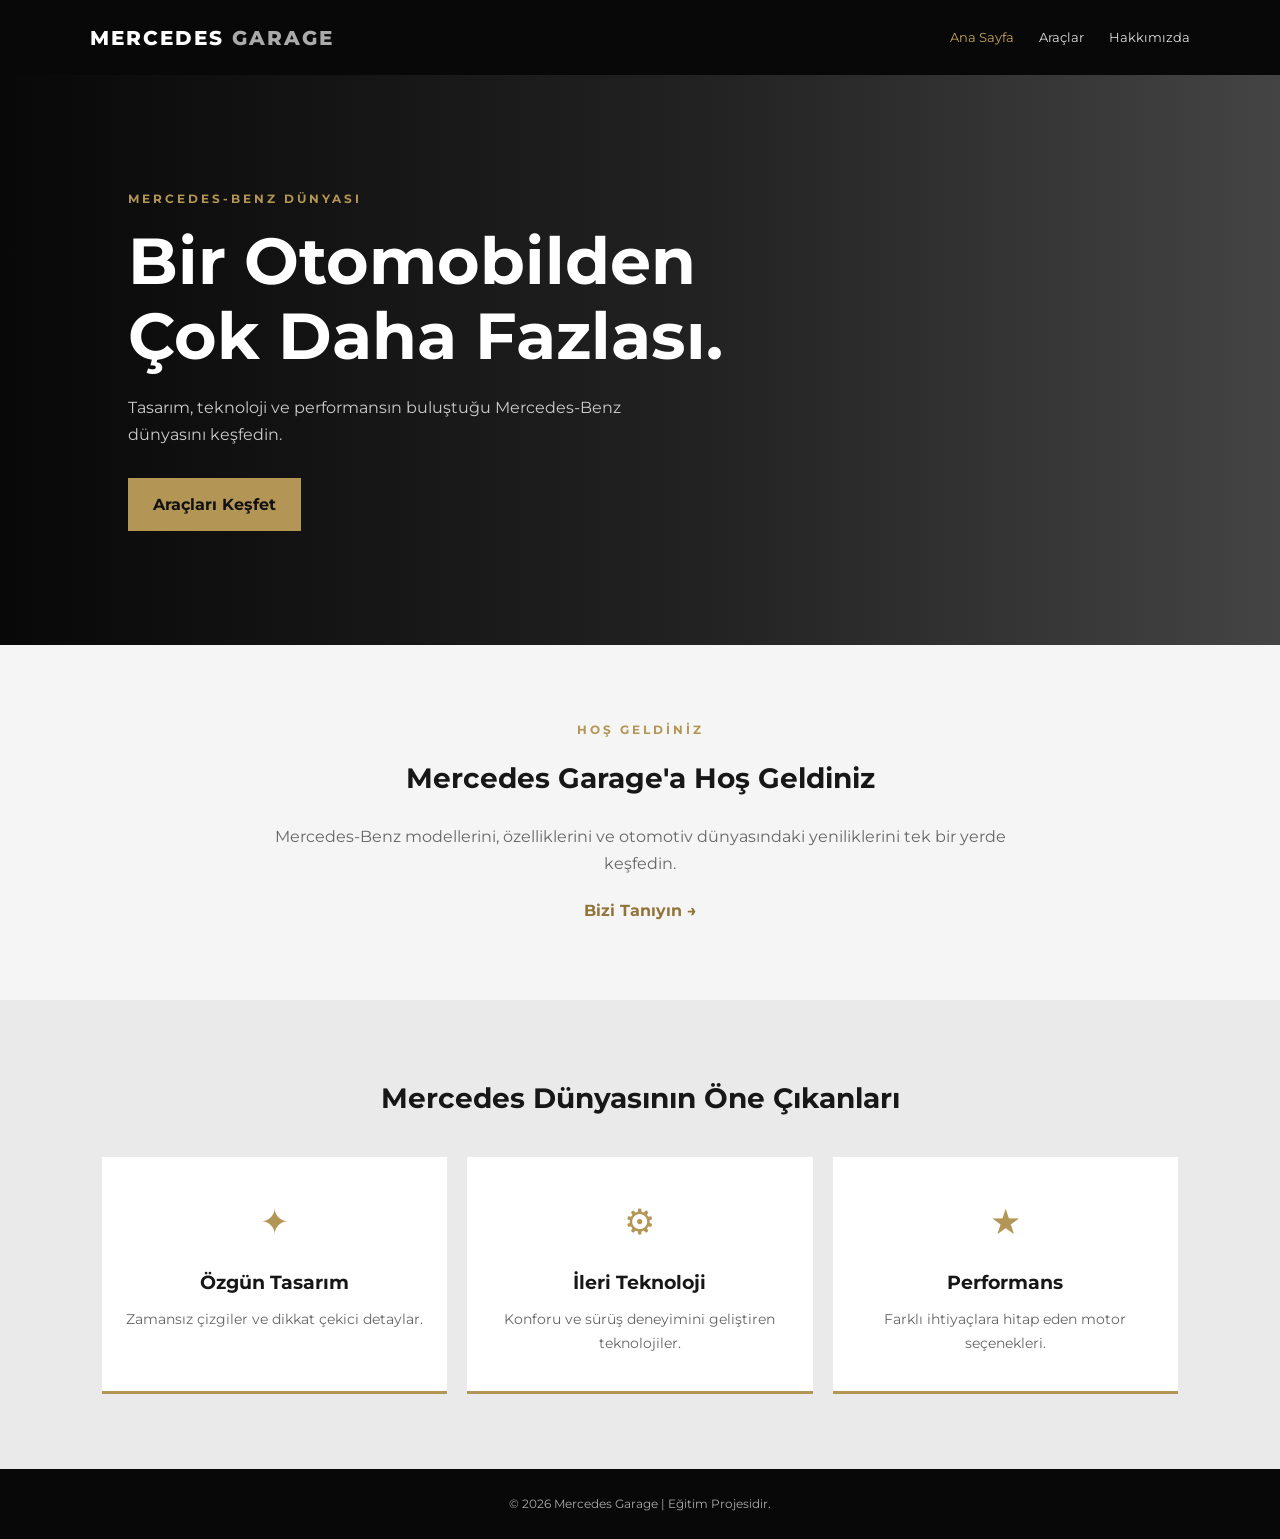
<file: index.html>
<!DOCTYPE html>
<html lang="tr">
<head>
    <meta charset="UTF-8">
    <meta name="viewport" content="width=device-width, initial-scale=1.0">
    <meta name="description" content="Mercedes Garage - Mercedes-Benz dünyasını keşfedin.">
    <title>Mercedes Garage | Ana Sayfa</title>
    <link rel="stylesheet" href="style.css">
</head>
<body>

<header class="header">
    <a href="index.html" class="logo">MERCEDES<span> GARAGE</span></a>

    <nav class="navbar">
        <a href="index.html" class="active">Ana Sayfa</a>
        <a href="araclar.html">Araçlar</a>
        <a href="hakkimizda.html">Hakkımızda</a>
    </nav>
</header>

<main>
    <section class="hero">
        <div class="hero-content">
            <p class="eyebrow">MERCEDES-BENZ DÜNYASI</p>
            <h1>Bir Otomobilden<br>Çok Daha Fazlası.</h1>
            <p>
                Tasarım, teknoloji ve performansın buluştuğu
                Mercedes-Benz dünyasını keşfedin.
            </p>
            <a href="araclar.html" class="btn">Araçları Keşfet</a>
        </div>
    </section>

    <section class="intro section">
        <p class="eyebrow">HOŞ GELDİNİZ</p>
        <h2>Mercedes Garage'a Hoş Geldiniz</h2>
        <p>
            Mercedes-Benz modellerini, özelliklerini ve otomotiv
            dünyasındaki yeniliklerini tek bir yerde keşfedin.
        </p>
        <a href="hakkimizda.html" class="text-link">Bizi Tanıyın →</a>
    </section>

    <section class="features section">
        <h2>Mercedes Dünyasının Öne Çıkanları</h2>

        <div class="feature-grid">
            <article class="feature-card">
                <div class="feature-icon">✦</div>
                <h3>Özgün Tasarım</h3>
                <p>Zamansız çizgiler ve dikkat çekici detaylar.</p>
            </article>

            <article class="feature-card">
                <div class="feature-icon">⚙</div>
                <h3>İleri Teknoloji</h3>
                <p>Konforu ve sürüş deneyimini geliştiren teknolojiler.</p>
            </article>

            <article class="feature-card">
                <div class="feature-icon">★</div>
                <h3>Performans</h3>
                <p>Farklı ihtiyaçlara hitap eden motor seçenekleri.</p>
            </article>
        </div>
    </section>
</main>

<footer class="footer">
    <p>© 2026 Mercedes Garage | Eğitim Projesidir.</p>
</footer>

</body>
</html>
</file>
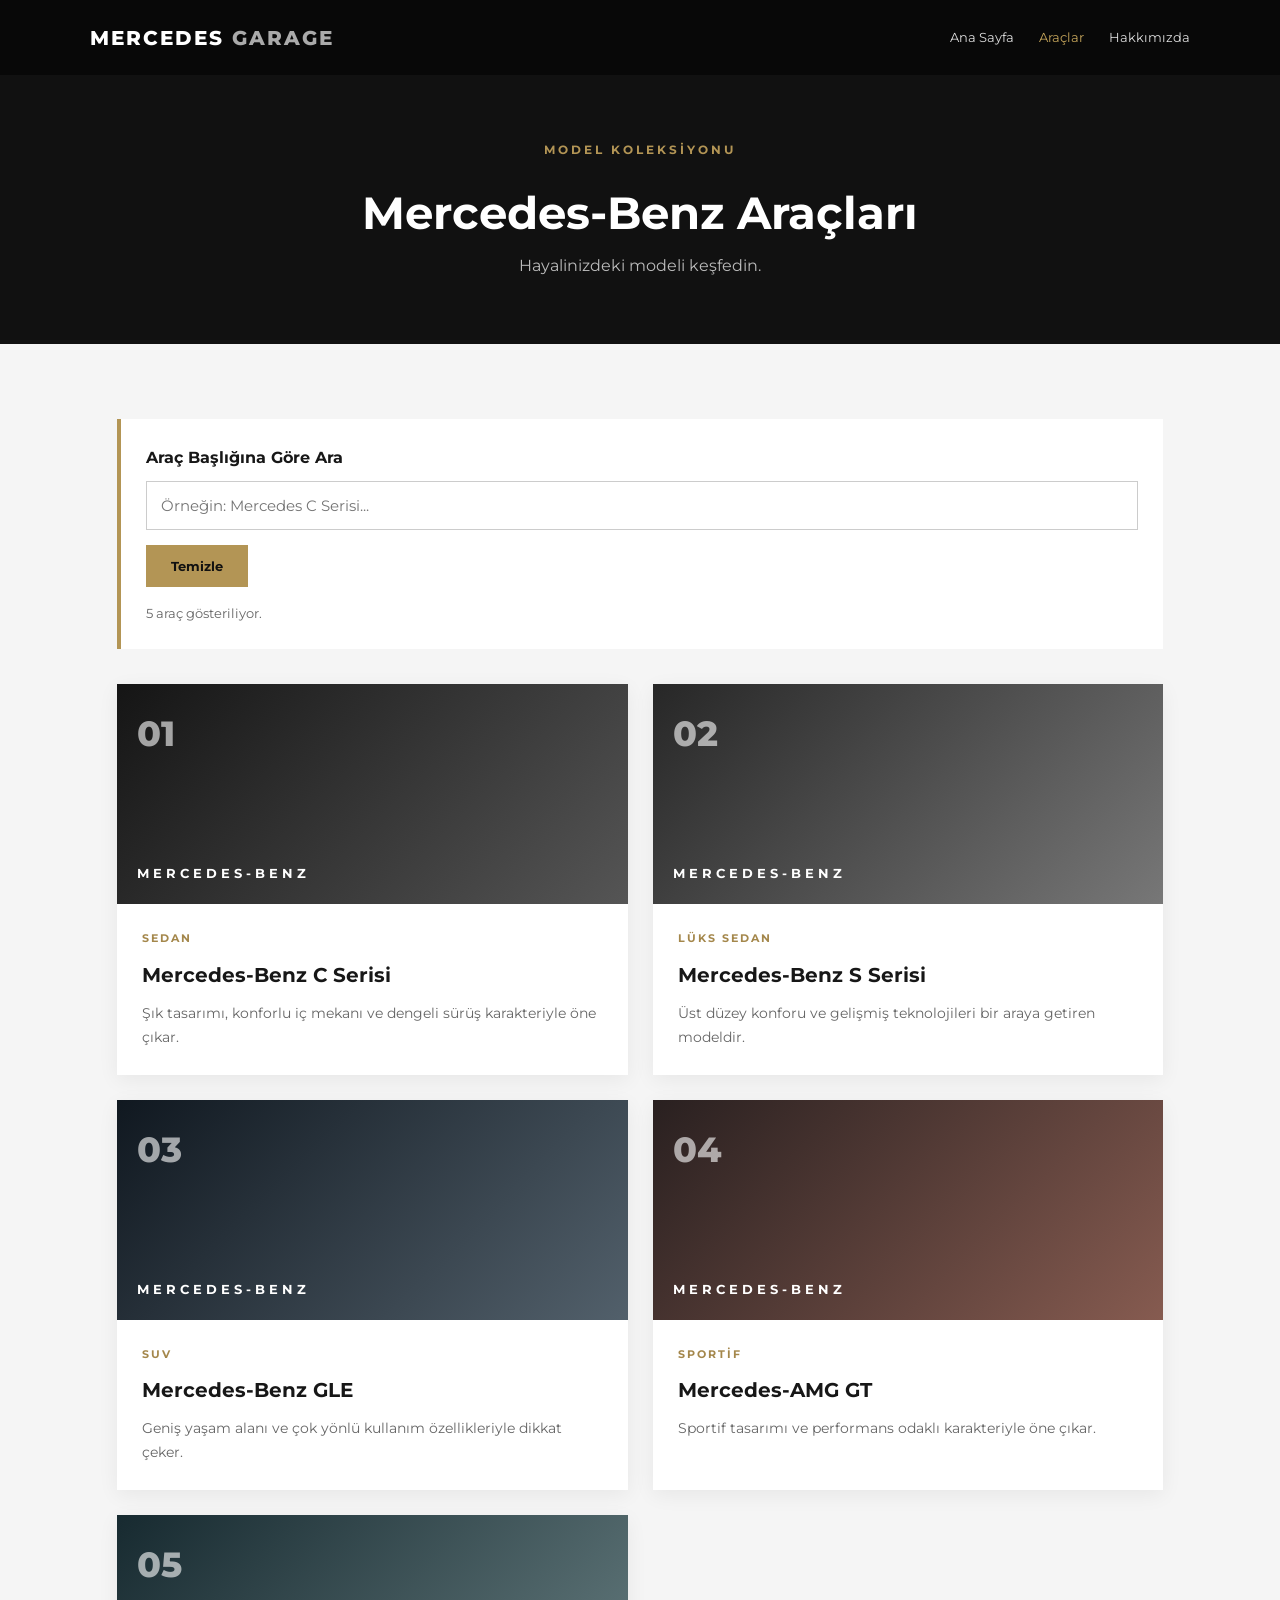
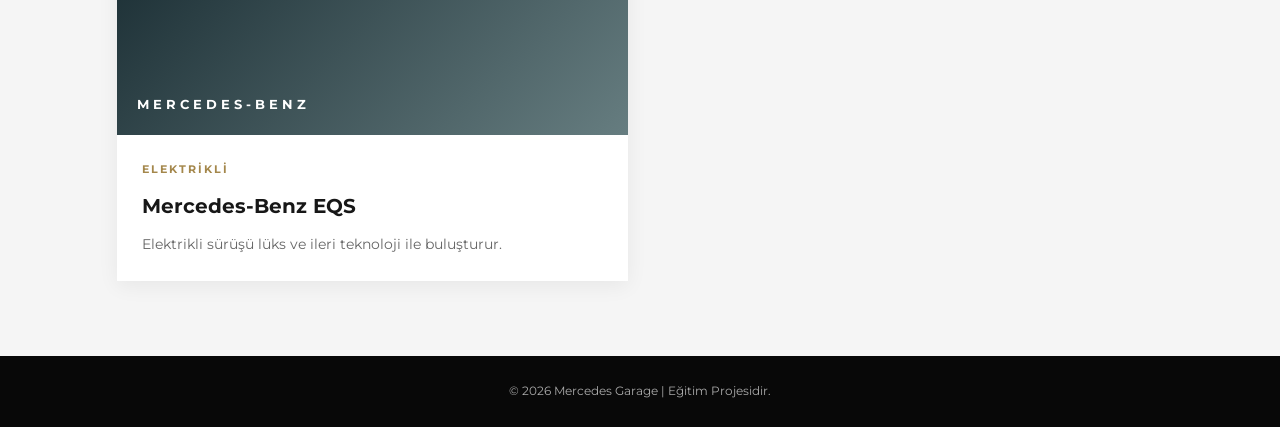
<file: araclar.html>
<!DOCTYPE html>
<html lang="tr">
<head>
    <meta charset="UTF-8">
    <meta name="viewport" content="width=device-width, initial-scale=1.0">
    <meta name="description" content="Mercedes-Benz araç modellerini keşfedin.">
    <title>Araçlar | Mercedes Garage</title>
    <link rel="stylesheet" href="style.css">
    <script src="script.js" defer></script>
</head>
<body>

<header class="header">
    <a href="index.html" class="logo">MERCEDES<span> GARAGE</span></a>
    <nav class="navbar">
        <a href="index.html">Ana Sayfa</a>
        <a href="araclar.html" class="active">Araçlar</a>
        <a href="hakkimizda.html">Hakkımızda</a>
    </nav>
</header>

<main>
    <section class="page-banner">
        <p class="eyebrow">MODEL KOLEKSİYONU</p>
        <h1>Mercedes-Benz Araçları</h1>
        <p>Hayalinizdeki modeli keşfedin.</p>
    </section>

    <section class="section gallery-section">
        <div class="search-area">
            <label for="searchInput">Araç Başlığına Göre Ara</label>

            <input
                type="text"
                id="searchInput"
                placeholder="Örneğin: Mercedes C Serisi..."
            >

            <button type="button" id="clearButton" class="btn">
                Temizle
            </button>

            <p id="resultCount" aria-live="polite">
                5 araç gösteriliyor.
            </p>
        </div>

        <div class="car-grid" id="carGrid">

            <article class="car-card">
                <div class="car-visual visual-one">
                    <span>01</span>
                    <div class="car-symbol">MERCEDES-BENZ</div>
                </div>
                <div class="car-info">
                    <p class="car-category">SEDAN</p>
                    <h2>Mercedes-Benz C Serisi</h2>
                    <p>
                        Şık tasarımı, konforlu iç mekanı ve
                        dengeli sürüş karakteriyle öne çıkar.
                    </p>
                </div>
            </article>

            <article class="car-card">
                <div class="car-visual visual-two">
                    <span>02</span>
                    <div class="car-symbol">MERCEDES-BENZ</div>
                </div>
                <div class="car-info">
                    <p class="car-category">LÜKS SEDAN</p>
                    <h2>Mercedes-Benz S Serisi</h2>
                    <p>
                        Üst düzey konforu ve gelişmiş teknolojileri
                        bir araya getiren modeldir.
                    </p>
                </div>
            </article>

            <article class="car-card">
                <div class="car-visual visual-three">
                    <span>03</span>
                    <div class="car-symbol">MERCEDES-BENZ</div>
                </div>
                <div class="car-info">
                    <p class="car-category">SUV</p>
                    <h2>Mercedes-Benz GLE</h2>
                    <p>
                        Geniş yaşam alanı ve çok yönlü kullanım
                        özellikleriyle dikkat çeker.
                    </p>
                </div>
            </article>

            <article class="car-card">
                <div class="car-visual visual-four">
                    <span>04</span>
                    <div class="car-symbol">MERCEDES-BENZ</div>
                </div>
                <div class="car-info">
                    <p class="car-category">SPORTİF</p>
                    <h2>Mercedes-AMG GT</h2>
                    <p>
                        Sportif tasarımı ve performans odaklı
                        karakteriyle öne çıkar.
                    </p>
                </div>
            </article>

            <article class="car-card">
                <div class="car-visual visual-five">
                    <span>05</span>
                    <div class="car-symbol">MERCEDES-BENZ</div>
                </div>
                <div class="car-info">
                    <p class="car-category">ELEKTRİKLİ</p>
                    <h2>Mercedes-Benz EQS</h2>
                    <p>
                        Elektrikli sürüşü lüks ve ileri teknoloji
                        ile buluşturur.
                    </p>
                </div>
            </article>

        </div>

        <p id="noResults" class="no-results" hidden>
            Aradığınız başlığa uygun araç bulunamadı.
        </p>
    </section>
</main>

<footer class="footer">
    <p>© 2026 Mercedes Garage | Eğitim Projesidir.</p>
</footer>

</body>
</html>
</file>
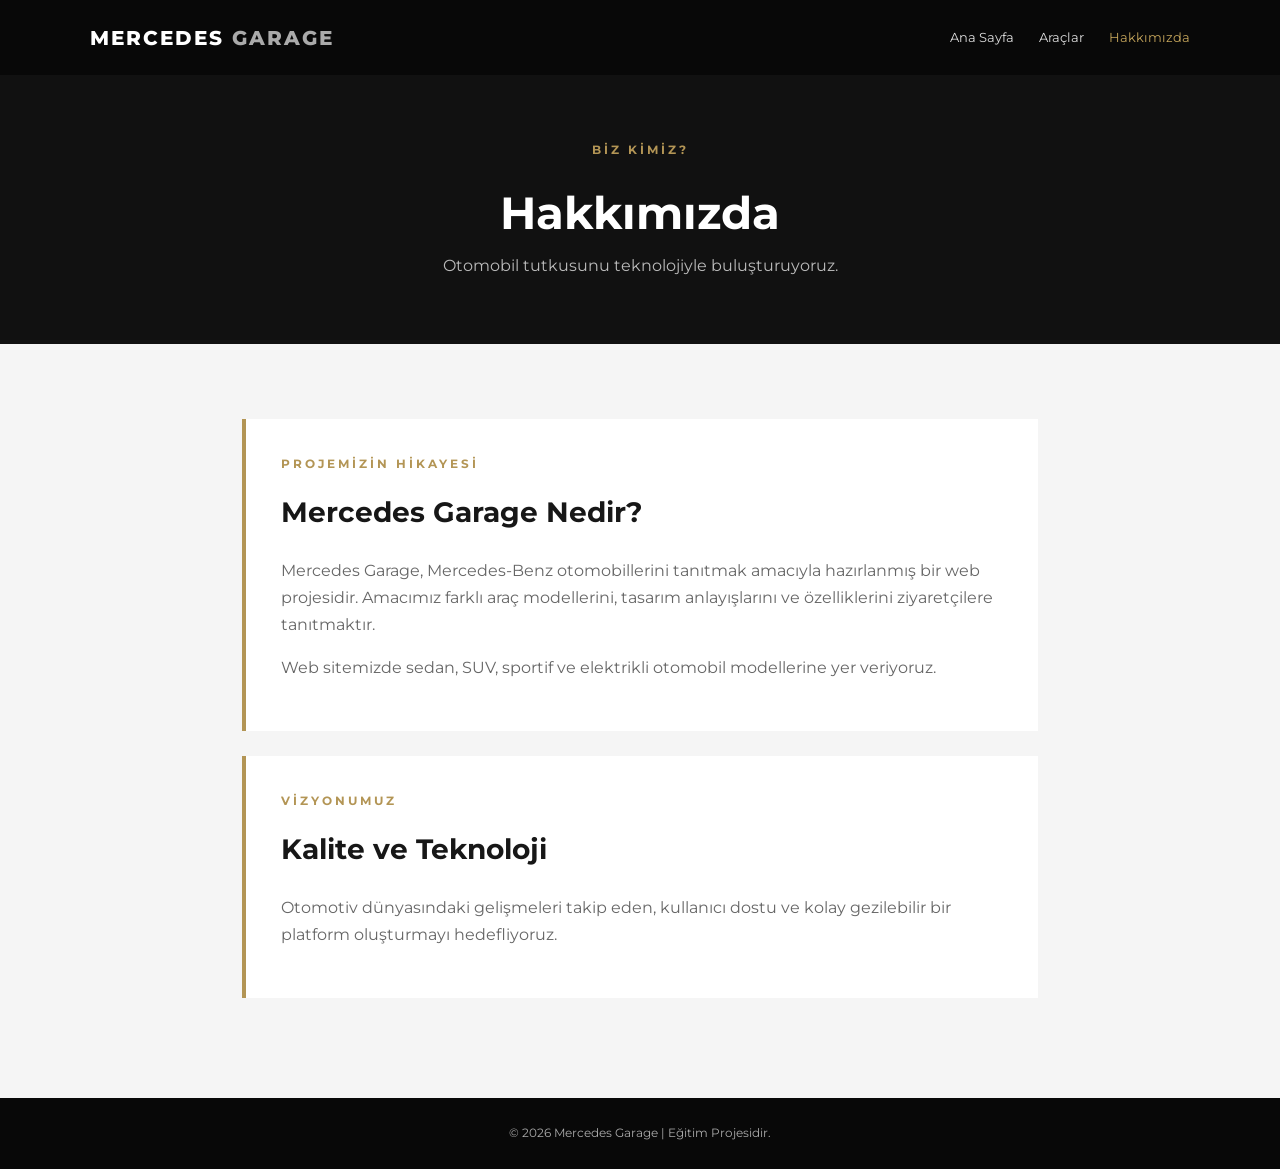
<file: hakkimizda.html>
<!DOCTYPE html>
<html lang="tr">
<head>
    <meta charset="UTF-8">
    <meta name="viewport" content="width=device-width, initial-scale=1.0">
    <meta name="description" content="Mercedes Garage hakkında bilgi edinin.">
    <title>Hakkımızda | Mercedes Garage</title>
    <link rel="stylesheet" href="style.css">
</head>
<body>

<header class="header">
    <a href="index.html" class="logo">MERCEDES<span> GARAGE</span></a>
    <nav class="navbar">
        <a href="index.html">Ana Sayfa</a>
        <a href="araclar.html">Araçlar</a>
        <a href="hakkimizda.html" class="active">Hakkımızda</a>
    </nav>
</header>

<main>
    <section class="page-banner">
        <p class="eyebrow">BİZ KİMİZ?</p>
        <h1>Hakkımızda</h1>
        <p>Otomobil tutkusunu teknolojiyle buluşturuyoruz.</p>
    </section>

    <section class="about-content section">
        <div class="about-box">
            <p class="eyebrow">PROJEMİZİN HİKAYESİ</p>
            <h2>Mercedes Garage Nedir?</h2>

            <p>
                Mercedes Garage, Mercedes-Benz otomobillerini
                tanıtmak amacıyla hazırlanmış bir web projesidir.
                Amacımız farklı araç modellerini, tasarım anlayışlarını
                ve özelliklerini ziyaretçilere tanıtmaktır.
            </p>

            <p>
                Web sitemizde sedan, SUV, sportif ve elektrikli
                otomobil modellerine yer veriyoruz.
            </p>
        </div>

        <div class="about-box">
            <p class="eyebrow">VİZYONUMUZ</p>
            <h2>Kalite ve Teknoloji</h2>

            <p>
                Otomotiv dünyasındaki gelişmeleri takip eden,
                kullanıcı dostu ve kolay gezilebilir bir platform
                oluşturmayı hedefliyoruz.
            </p>
        </div>
    </section>
</main>

<footer class="footer">
    <p>© 2026 Mercedes Garage | Eğitim Projesidir.</p>
</footer>

</body>
</html>
</file>
<file: style.css>
@import url('https://fonts.googleapis.com/css2?family=Montserrat:wght@400;500;600;700;800&display=swap');

* {
    margin: 0;
    padding: 0;
    box-sizing: border-box;
}

body {
    font-family: 'Montserrat', sans-serif;
    background: #f5f5f5;
    color: #171717;
    line-height: 1.7;
}

.header {
    min-height: 75px;
    background: #080808;
    color: white;
    display: flex;
    justify-content: space-between;
    align-items: center;
    padding: 15px 7%;
    gap: 20px;
    flex-wrap: wrap;
}

.logo {
    color: white;
    text-decoration: none;
    font-weight: 800;
    letter-spacing: 2px;
    font-size: 20px;
}

.logo span {
    color: #aaa;
}

.navbar {
    display: flex;
    gap: 25px;
    flex-wrap: wrap;
}

.navbar a {
    color: #ddd;
    text-decoration: none;
    font-size: 13px;
    transition: color .3s;
}

.navbar a:hover,
.navbar a.active {
    color: #c4a45a;
}

.hero {
    min-height: 570px;
    background: linear-gradient(90deg, #080808 0%, #222 55%, #444 100%);
    color: white;
    display: flex;
    align-items: center;
    padding: 70px 10%;
}

.hero-content {
    max-width: 650px;
}

.eyebrow {
    color: #b39555;
    font-size: 12px;
    font-weight: 700;
    letter-spacing: 3px;
    margin-bottom: 15px;
}

.hero h1 {
    font-size: clamp(38px, 6vw, 65px);
    line-height: 1.15;
    margin-bottom: 20px;
}

.hero-content > p:not(.eyebrow) {
    color: #ccc;
    max-width: 500px;
    margin-bottom: 30px;
}

.btn {
    display: inline-block;
    background: #b39555;
    color: #111;
    border: none;
    padding: 13px 25px;
    text-decoration: none;
    font-weight: 700;
    font-family: inherit;
    cursor: pointer;
    transition: .3s;
}

.btn:hover {
    background: white;
}

.section {
    padding: 75px 8%;
}

.section h2 {
    font-size: 28px;
    margin-bottom: 20px;
}

.intro {
    text-align: center;
    max-width: 950px;
    margin: auto;
}

.intro > p:not(.eyebrow) {
    color: #666;
}

.text-link {
    display: inline-block;
    margin-top: 20px;
    color: #92743a;
    font-weight: 700;
    text-decoration: none;
}

.features {
    background: #eaeaea;
    text-align: center;
}

.feature-grid {
    display: grid;
    grid-template-columns: repeat(3, 1fr);
    gap: 20px;
    margin-top: 35px;
}

.feature-card {
    background: white;
    padding: 35px 20px;
    border-bottom: 3px solid #b39555;
}

.feature-icon {
    font-size: 35px;
    color: #b39555;
}

.feature-card h3 {
    margin: 15px 0 10px;
}

.feature-card p {
    color: #666;
    font-size: 14px;
}

.page-banner {
    background: #111;
    color: white;
    text-align: center;
    padding: 65px 20px;
}

.page-banner h1 {
    font-size: clamp(30px, 5vw, 45px);
}

.page-banner > p:last-child {
    color: #bbb;
}

.gallery-section {
    max-width: 1250px;
    margin: auto;
}

.search-area {
    background: white;
    padding: 25px;
    margin-bottom: 35px;
    border-left: 4px solid #b39555;
}

.search-area label {
    display: block;
    font-weight: 700;
    margin-bottom: 10px;
}

.search-area input {
    display: block;
    width: 100%;
    padding: 14px;
    border: 1px solid #ccc;
    font-family: inherit;
    font-size: 15px;
    margin-bottom: 15px;
    outline-color: #b39555;
}

#resultCount {
    margin-top: 15px;
    font-size: 13px;
    color: #666;
}

.car-grid {
    display: grid;
    grid-template-columns: repeat(2, minmax(0, 1fr));
    gap: 25px;
}

.car-card {
    background: white;
    overflow: hidden;
    box-shadow: 0 5px 20px rgba(0,0,0,.06);
}

.car-visual {
    height: 220px;
    display: flex;
    flex-direction: column;
    justify-content: space-between;
    padding: 20px;
    color: white;
    background: linear-gradient(135deg, #151515, #555);
}

.car-visual span {
    font-size: 35px;
    font-weight: 800;
    opacity: .6;
}

.car-symbol {
    font-size: 13px;
    letter-spacing: 4px;
    font-weight: 700;
}

.visual-two {
    background: linear-gradient(135deg, #272727, #777);
}

.visual-three {
    background: linear-gradient(135deg, #101820, #52606b);
}

.visual-four {
    background: linear-gradient(135deg, #292020, #865b50);
}

.visual-five {
    background: linear-gradient(135deg, #172a30, #667d80);
}

.car-info {
    padding: 25px;
}

.car-category {
    font-size: 11px;
    letter-spacing: 2px;
    color: #a4874b;
    font-weight: 700;
}

.car-info h2 {
    font-size: 20px;
    margin: 10px 0;
}

.car-info p:last-child {
    font-size: 14px;
    color: #666;
}

.no-results {
    background: white;
    padding: 30px;
    text-align: center;
    color: #9b3939;
    margin-top: 20px;
}

[hidden] {
    display: none !important;
}

.about-content {
    max-width: 1000px;
    margin: auto;
}

.about-box {
    background: white;
    padding: 35px;
    margin-bottom: 25px;
    border-left: 4px solid #b39555;
}

.about-box p:not(.eyebrow) {
    color: #666;
    margin-bottom: 15px;
}

.footer {
    background: #080808;
    color: #aaa;
    text-align: center;
    padding: 25px;
    font-size: 12px;
}

@media (max-width: 600px) {
    .header {
        padding: 18px 5%;
        justify-content: center;
    }

    .logo {
        font-size: 18px;
    }

    .navbar {
        justify-content: center;
        gap: 15px;
    }

    .navbar a {
        font-size: 12px;
    }

    .hero {
        min-height: 450px;
        padding: 55px 7%;
    }

    .section {
        padding: 50px 5%;
    }

    .feature-grid,
    .car-grid {
        grid-template-columns: 1fr;
    }

    .page-banner {
        padding: 50px 15px;
    }

    .search-area {
        padding: 18px;
    }

    .car-visual {
        height: 190px;
    }

    .about-box {
        padding: 22px;
    }
}
</file>
